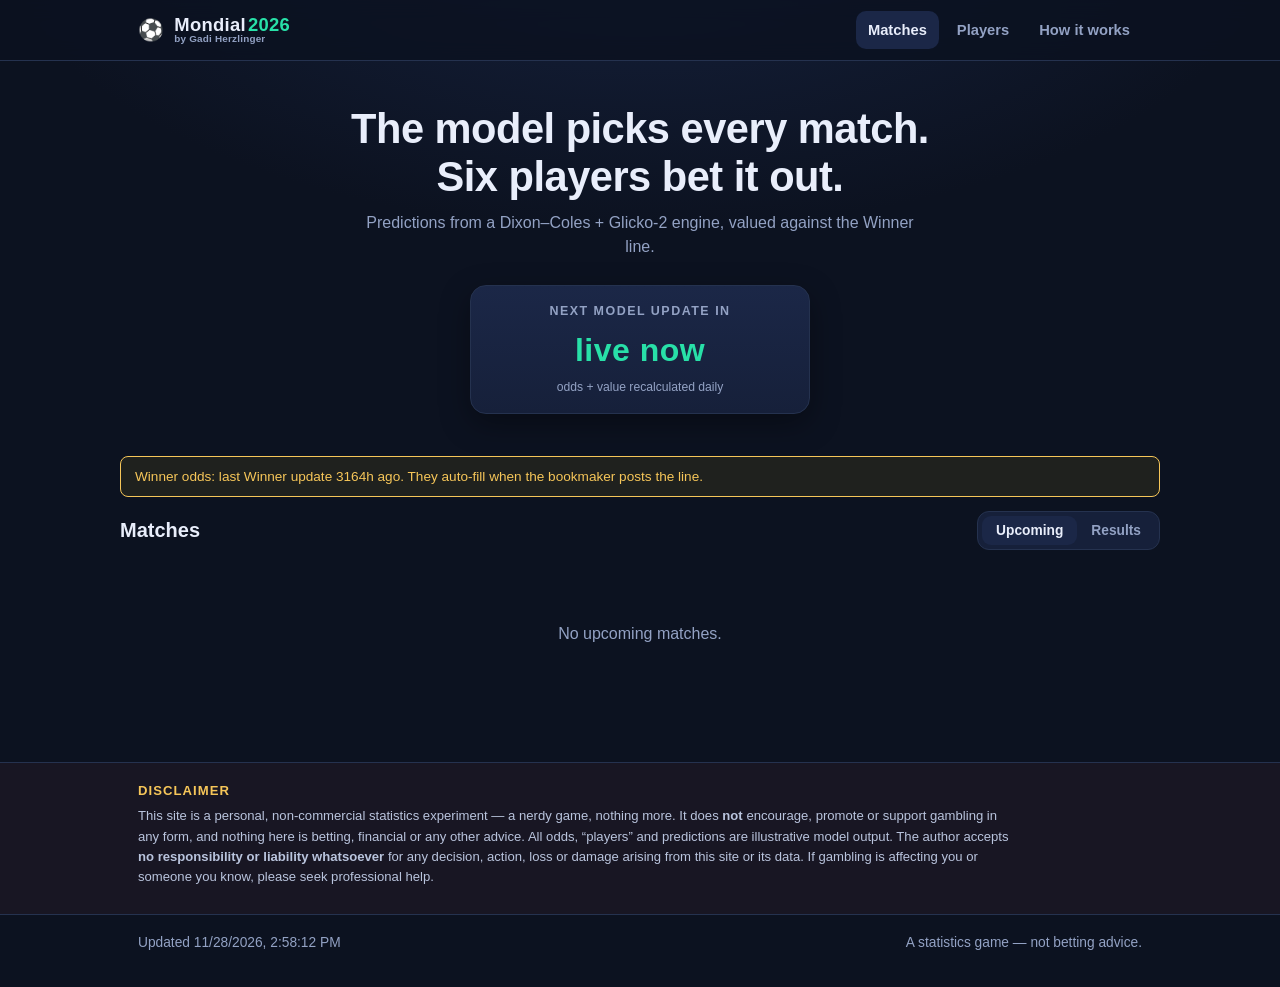
<file: web/index.html>
<!DOCTYPE html>
<html lang="en">
<head>
  <meta charset="utf-8" />
  <meta name="viewport" content="width=device-width, initial-scale=1" />
  <meta name="color-scheme" content="dark" />
  <title>Mondial 2026 — model predictions</title>
  <meta name="description" content="Model predictions and the six-player betting sim for the 2026 World Cup." />
  <link rel="stylesheet" href="css/style.css?v=8" />
</head>
<body>
  <header class="site-header">
    <div class="wrap header-inner">
      <a class="brand" href="index.html">
        <span class="brand-mark">⚽</span>
        <span class="brand-col"><span class="brand-text">Mondial<span class="accent">2026</span></span><span class="brand-by">by Gadi Herzlinger</span></span>
      </a>
      <nav class="nav">
        <a class="nav-link active" href="index.html">Matches</a>
        <a class="nav-link" href="dashboard.html">Players</a>
        <a class="nav-link" href="engine.html">How it works</a>
      </nav>
    </div>
  </header>

  <section class="hero">
    <div class="wrap">
      <h1 class="hero-title">The model picks every match.<br />Six players bet it out.</h1>
      <p class="hero-sub">Predictions from a Dixon–Coles + Glicko-2 engine, valued against the Winner line.</p>
      <div class="countdowns" id="countdowns">
        <div class="cd-card" id="cd-kickoff">
          <div class="cd-label">Kickoff in</div>
          <div class="cd-clock" data-clock="kickoff">—</div>
          <div class="cd-foot">Mexico · June 11</div>
        </div>
        <div class="cd-card" id="cd-scrape">
          <div class="cd-label">Next model update in</div>
          <div class="cd-clock" data-clock="scrape">—</div>
          <div class="cd-foot">odds + value recalculated daily</div>
        </div>
      </div>
    </div>
  </section>

  <main class="wrap main">
    <div id="odds-banner" class="odds-banner" role="status" hidden></div>
    <div class="section-head">
      <h2 id="matches-title">Matches</h2>
      <div class="tabs" id="tabs" role="tablist">
        <button class="tab active" data-tab="upcoming" role="tab">Upcoming</button>
        <button class="tab" data-tab="results" role="tab">Results</button>
      </div>
    </div>

    <div id="matches" class="matches" aria-live="polite">
      <p class="empty">Loading matches…</p>
    </div>
  </main>

  <section class="disclaimer">
    <div class="wrap">
      <h4>Disclaimer</h4>
      <p>This site is a personal, non-commercial statistics experiment — a nerdy game, nothing more.
        It does <strong>not</strong> encourage, promote or support gambling in any form, and nothing here is
        betting, financial or any other advice. All odds, “players” and predictions are illustrative model
        output. The author accepts <strong>no responsibility or liability whatsoever</strong> for any decision,
        action, loss or damage arising from this site or its data. If gambling is affecting you or someone
        you know, please seek professional help.</p>
    </div>
  </section>

  <footer class="site-footer">
    <div class="wrap footer-inner">
      <span id="updated" class="muted">—</span>
      <span class="muted">A statistics game — not betting advice.</span>
    </div>
  </footer>

  <script src="js/app.js?v=5" defer></script>
  <!-- Cloudflare Web Analytics -->
  <script defer src="https://static.cloudflareinsights.com/beacon.min.js" data-cf-beacon='{"token": "dea00fdb841c4f21ae95f395df29f1ae"}'></script>
</body>
</html>
</file>
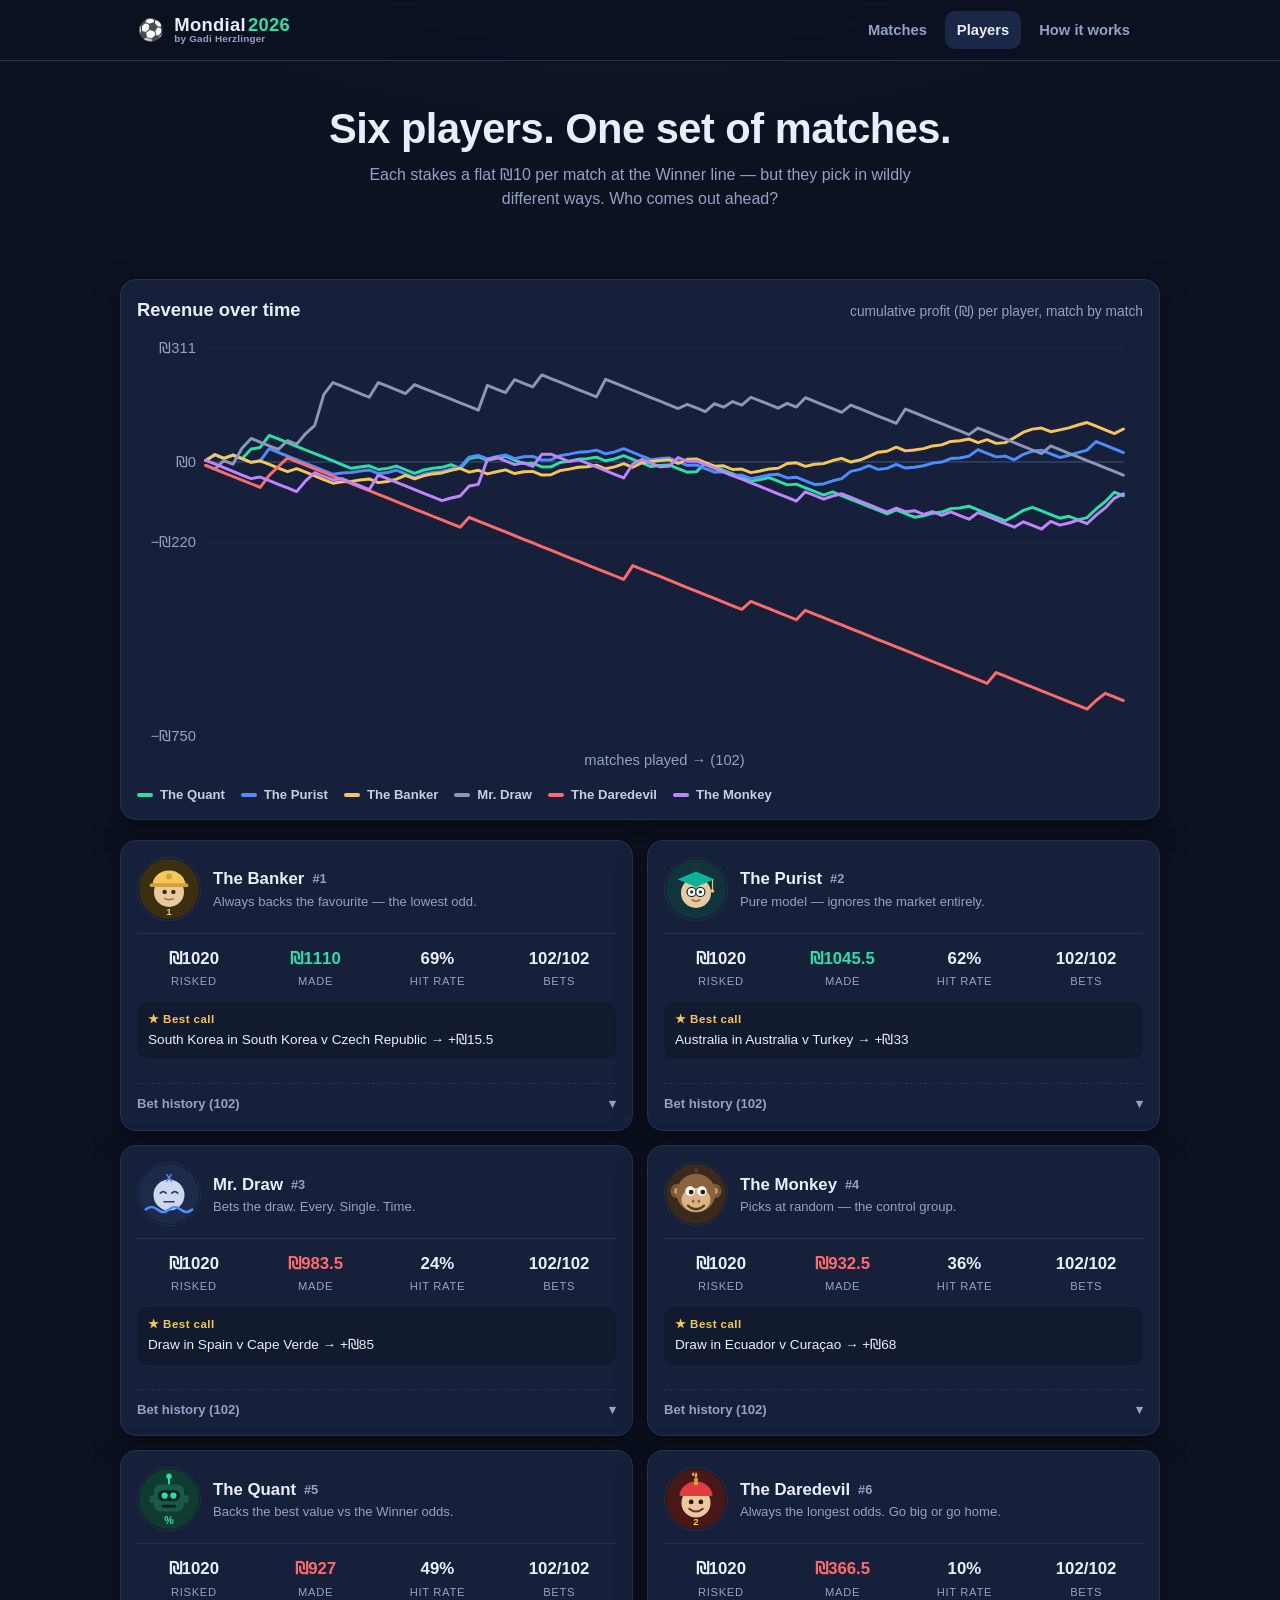
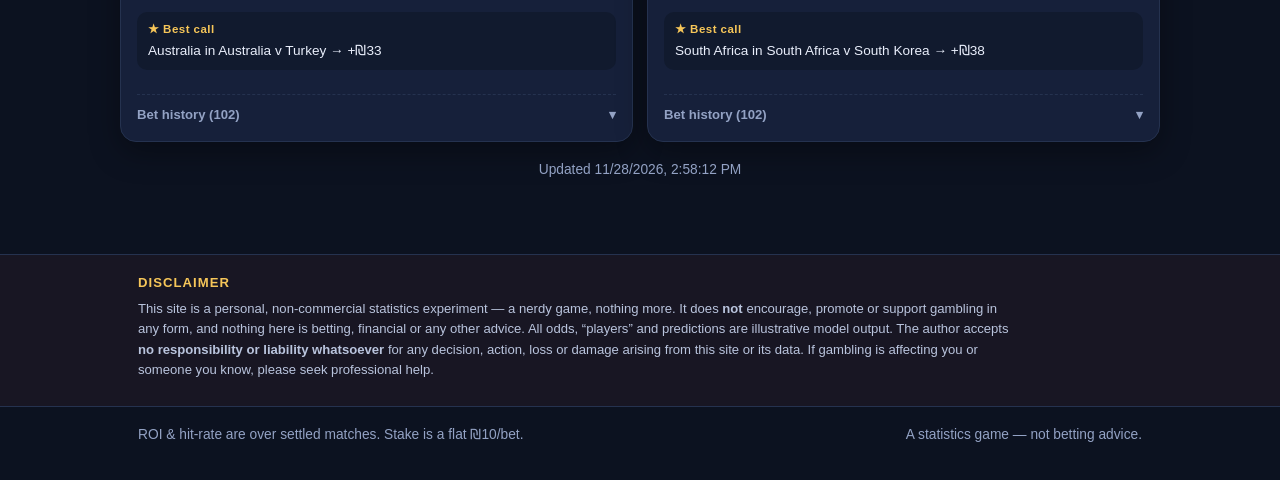
<file: web/dashboard.html>
<!DOCTYPE html>
<html lang="en">
<head>
  <meta charset="utf-8" />
  <meta name="viewport" content="width=device-width, initial-scale=1" />
  <meta name="color-scheme" content="dark" />
  <title>Mondial 2026 — the six players</title>
  <meta name="description" content="Six betting strategies, one set of matches. Live leaderboard." />
  <link rel="stylesheet" href="css/style.css?v=9" />
</head>
<body>
  <header class="site-header">
    <div class="wrap header-inner">
      <a class="brand" href="index.html"><span class="brand-mark">⚽</span>
        <span class="brand-col"><span class="brand-text">Mondial<span class="accent">2026</span></span><span class="brand-by">by Gadi Herzlinger</span></span></a>
      <nav class="nav">
        <a class="nav-link" href="index.html">Matches</a>
        <a class="nav-link active" href="dashboard.html">Players</a>
        <a class="nav-link" href="engine.html">How it works</a>
      </nav>
    </div>
  </header>

  <section class="hero">
    <div class="wrap">
      <h1 class="hero-title">Six players. One set of matches.</h1>
      <p class="hero-sub">Each stakes a flat ₪10 per match at the Winner line — but they
        pick in wildly different ways. Who comes out ahead?</p>
    </div>
  </section>

  <main class="wrap main">
    <section class="chart-card">
      <div class="chart-head">
        <h2>Revenue over time</h2>
        <span class="muted">cumulative profit (₪) per player, match by match</span>
      </div>
      <div id="chart"><p class="chart-empty">Loading…</p></div>
      <div id="chart-legend" class="chart-legend"></div>
    </section>

    <div id="board" class="player-grid" aria-live="polite">
      <p class="empty">Loading players…</p>
    </div>
    <p id="updated" class="muted updated-line">—</p>
  </main>

  <section class="disclaimer">
    <div class="wrap">
      <h4>Disclaimer</h4>
      <p>This site is a personal, non-commercial statistics experiment — a nerdy game, nothing more.
        It does <strong>not</strong> encourage, promote or support gambling in any form, and nothing here is
        betting, financial or any other advice. All odds, “players” and predictions are illustrative model
        output. The author accepts <strong>no responsibility or liability whatsoever</strong> for any decision,
        action, loss or damage arising from this site or its data. If gambling is affecting you or someone
        you know, please seek professional help.</p>
    </div>
  </section>

  <footer class="site-footer">
    <div class="wrap footer-inner">
      <span class="muted">ROI &amp; hit-rate are over settled matches. Stake is a flat ₪10/bet.</span>
      <span class="muted">A statistics game — not betting advice.</span>
    </div>
  </footer>

  <script src="js/dashboard.js?v=4" defer></script>
  <!-- Cloudflare Web Analytics -->
  <script defer src="https://static.cloudflareinsights.com/beacon.min.js" data-cf-beacon='{"token": "dea00fdb841c4f21ae95f395df29f1ae"}'></script>
</body>
</html>
</file>
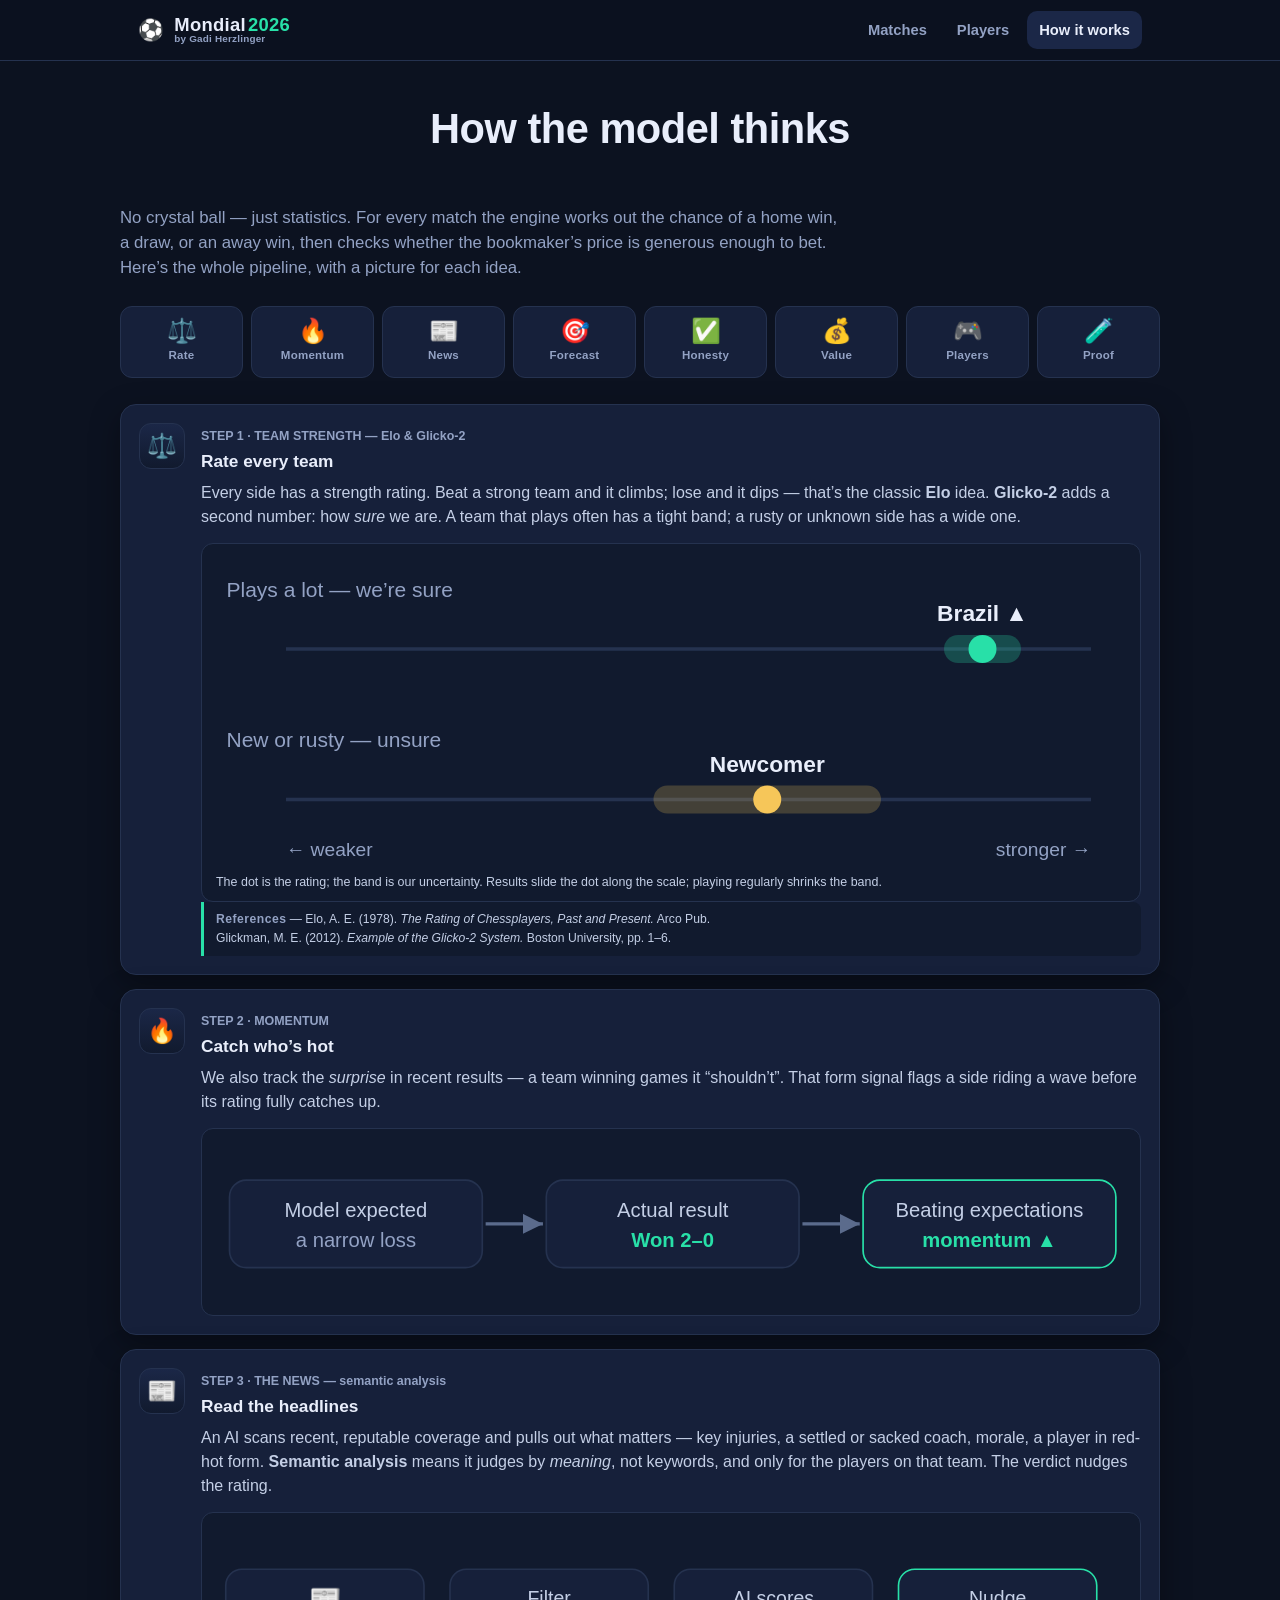
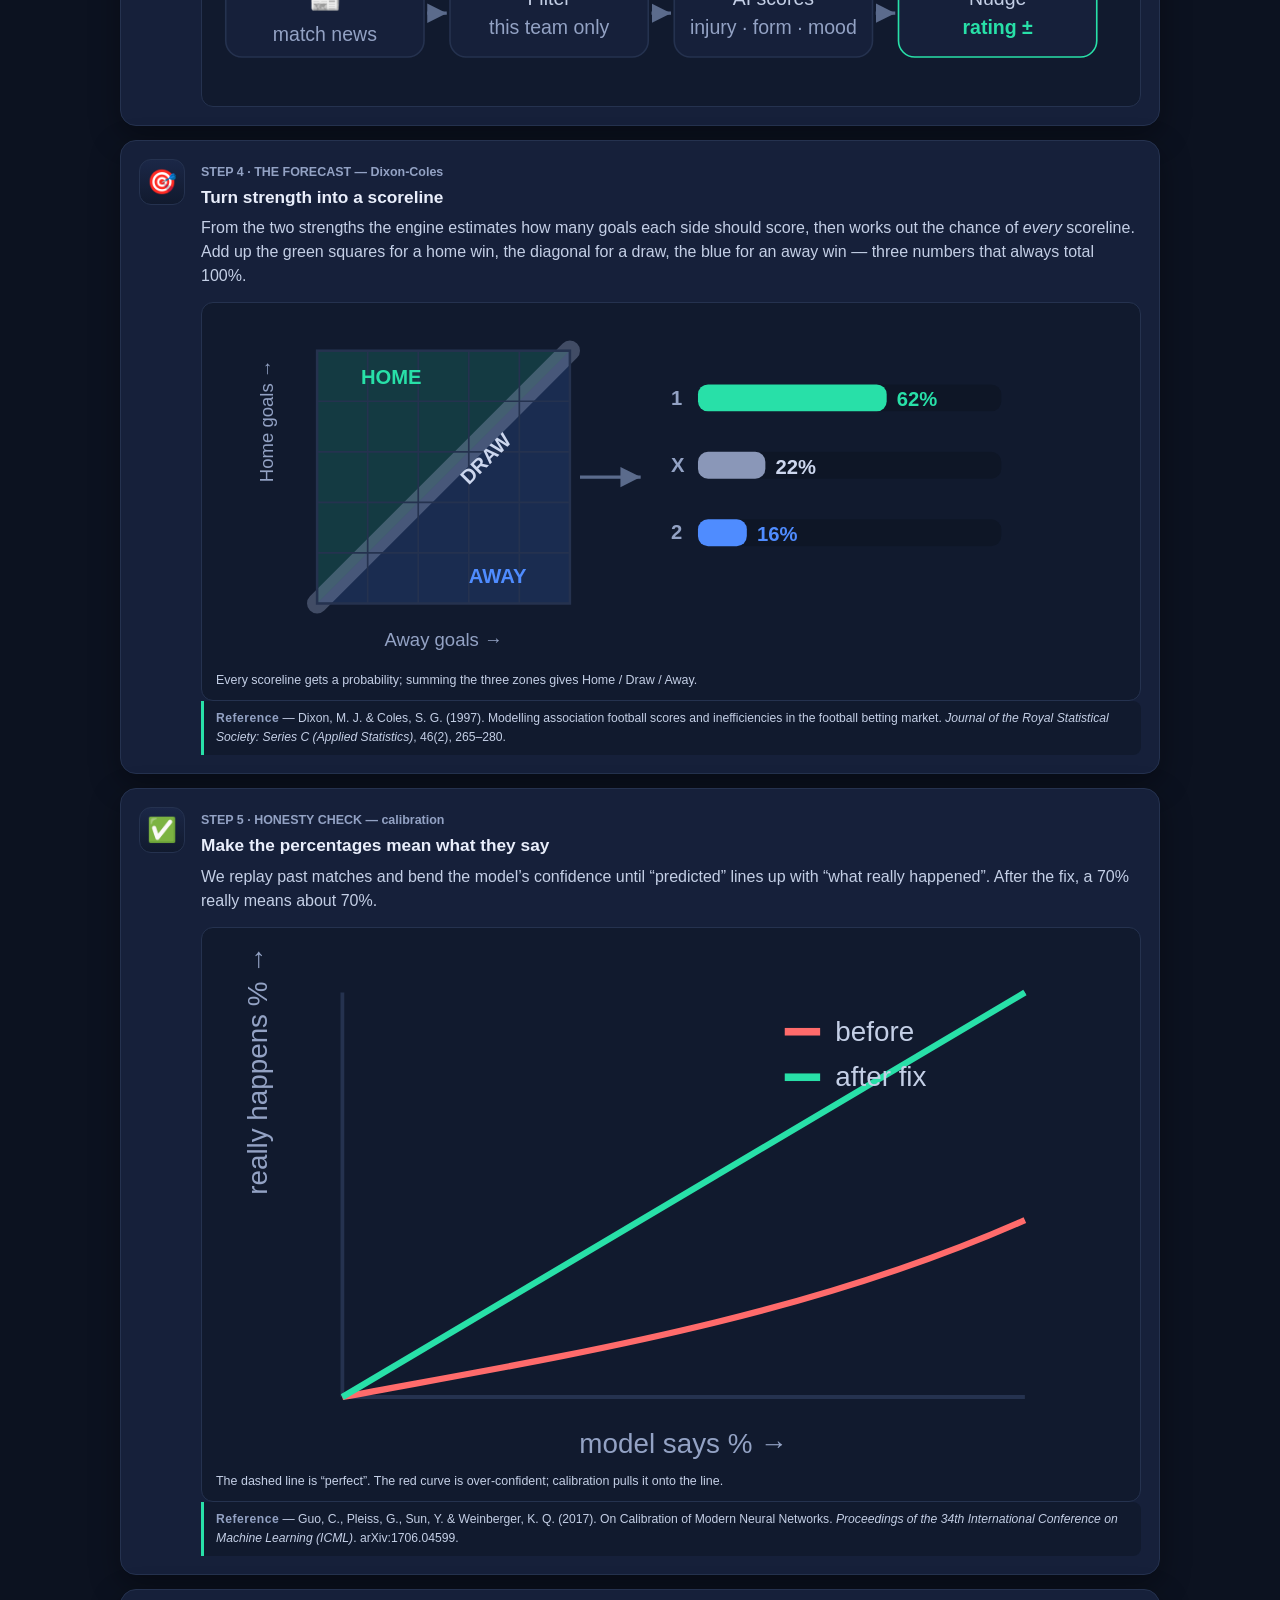
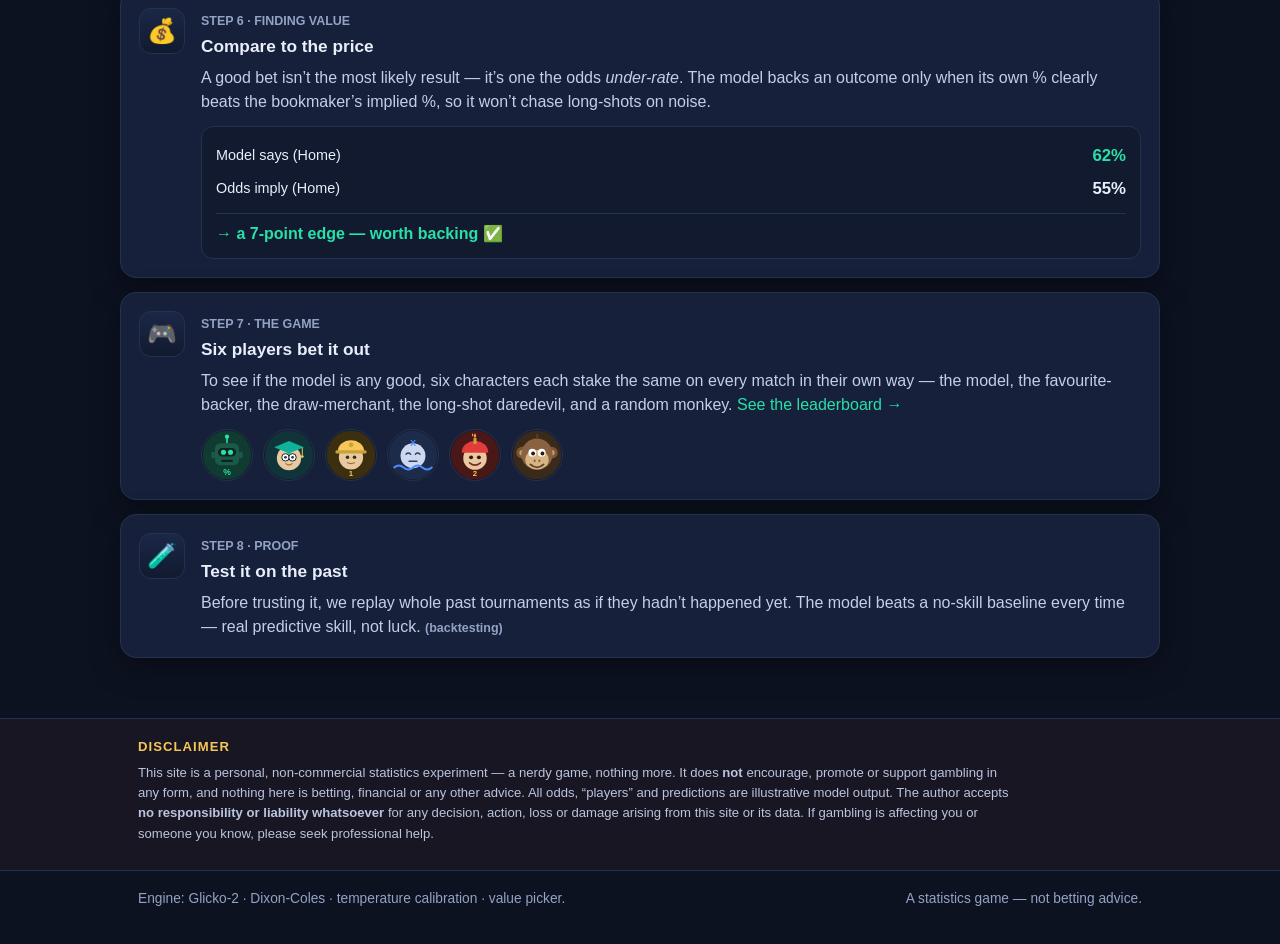
<file: web/engine.html>
<!DOCTYPE html>
<html lang="en">
<head>
  <meta charset="utf-8" />
  <meta name="viewport" content="width=device-width, initial-scale=1" />
  <meta name="color-scheme" content="dark" />
  <title>Mondial 2026 — how the model works</title>
  <meta name="description" content="A plain-language, visual tour of the prediction engine, end to end." />
  <link rel="stylesheet" href="css/style.css?v=7" />
</head>
<body>
  <header class="site-header">
    <div class="wrap header-inner">
      <a class="brand" href="index.html"><span class="brand-mark">⚽</span>
        <span class="brand-col"><span class="brand-text">Mondial<span class="accent">2026</span></span><span class="brand-by">by Gadi Herzlinger</span></span></a>
      <nav class="nav">
        <a class="nav-link" href="index.html">Matches</a>
        <a class="nav-link" href="dashboard.html">Players</a>
        <a class="nav-link active" href="engine.html">How it works</a>
      </nav>
    </div>
  </header>

  <section class="hero"><div class="wrap"><h1 class="hero-title">How the model thinks</h1></div></section>

  <main class="wrap main">
    <p class="lead">No crystal ball — just statistics. For every match the engine works out the chance
      of a home win, a draw, or an away win, then checks whether the bookmaker’s price is generous
      enough to bet. Here’s the whole pipeline, with a picture for each idea.</p>

    <div class="pipeline" aria-hidden="true">
      <div class="pipe-chip"><span class="ico">⚖️</span><span class="lbl">Rate</span></div>
      <div class="pipe-chip"><span class="ico">🔥</span><span class="lbl">Momentum</span></div>
      <div class="pipe-chip"><span class="ico">📰</span><span class="lbl">News</span></div>
      <div class="pipe-chip"><span class="ico">🎯</span><span class="lbl">Forecast</span></div>
      <div class="pipe-chip"><span class="ico">✅</span><span class="lbl">Honesty</span></div>
      <div class="pipe-chip"><span class="ico">💰</span><span class="lbl">Value</span></div>
      <div class="pipe-chip"><span class="ico">🎮</span><span class="lbl">Players</span></div>
      <div class="pipe-chip"><span class="ico">🧪</span><span class="lbl">Proof</span></div>
    </div>

    <div class="steps">
      <!-- 1. RATING: Elo + Glicko-2 confidence band -->
      <div class="step"><div class="step-num ico">⚖️</div><div>
        <span class="tag">STEP 1 · TEAM STRENGTH — Elo &amp; Glicko-2</span>
        <h3>Rate every team</h3>
        <p>Every side has a strength rating. Beat a strong team and it climbs; lose and it dips — that’s the
          classic <strong>Elo</strong> idea. <strong>Glicko-2</strong> adds a second number: how <em>sure</em>
          we are. A team that plays often has a tight band; a rusty or unknown side has a wide one.</p>
        <div class="diagram">
          <svg viewBox="0 0 520 180" role="img" aria-label="Rating dot with a confidence band on a weak–strong scale">
            <text x="6" y="22" fill="#93a2c4" font-size="12">Plays a lot — we’re sure</text>
            <line x1="40" y1="52" x2="500" y2="52" stroke="#25324f" stroke-width="2"/>
            <rect x="416" y="44" width="44" height="16" rx="8" fill="#28e0a8" opacity=".25"/>
            <circle cx="438" cy="52" r="8" fill="#28e0a8"/>
            <text x="438" y="36" fill="#e9eefb" font-size="13" font-weight="700" text-anchor="middle">Brazil ▲</text>
            <text x="6" y="108" fill="#93a2c4" font-size="12">New or rusty — unsure</text>
            <line x1="40" y1="138" x2="500" y2="138" stroke="#25324f" stroke-width="2"/>
            <rect x="250" y="130" width="130" height="16" rx="8" fill="#f6c659" opacity=".22"/>
            <circle cx="315" cy="138" r="8" fill="#f6c659"/>
            <text x="315" y="122" fill="#e9eefb" font-size="13" font-weight="700" text-anchor="middle">Newcomer</text>
            <text x="40" y="170" fill="#93a2c4" font-size="11">← weaker</text>
            <text x="500" y="170" fill="#93a2c4" font-size="11" text-anchor="end">stronger →</text>
          </svg>
          <p class="fig-cap">The dot is the rating; the band is our uncertainty. Results slide the dot along
            the scale; playing regularly shrinks the band.</p>
        </div>
        <p class="cite"><b>References</b> — Elo, A. E. (1978). <em>The Rating of Chessplayers, Past and Present.</em>
          Arco Pub.<br>Glickman, M. E. (2012). <em>Example of the Glicko-2 System.</em> Boston University, pp. 1–6.</p>
      </div></div>

      <!-- 2. MOMENTUM flow -->
      <div class="step"><div class="step-num ico">🔥</div><div>
        <span class="tag">STEP 2 · MOMENTUM</span>
        <h3>Catch who’s hot</h3>
        <p>We also track the <em>surprise</em> in recent results — a team winning games it “shouldn’t”. That
          form signal flags a side riding a wave before its rating fully catches up.</p>
        <div class="diagram">
          <svg viewBox="0 0 540 96" role="img" aria-label="Expected loss, actual win, momentum rises">
            <defs><marker id="m2" markerWidth="9" markerHeight="9" refX="6" refY="3" orient="auto">
              <path d="M0,0 L6,3 L0,6 Z" fill="#5b6b8c"/></marker></defs>
            <g font-size="12" fill="#c4cfe6" text-anchor="middle">
              <rect x="8" y="22" width="150" height="52" rx="10" fill="#16203a" stroke="#25324f"/>
              <text x="83" y="44">Model expected</text><text x="83" y="62" fill="#93a2c4">a narrow loss</text>
              <line x1="160" y1="48" x2="194" y2="48" stroke="#5b6b8c" stroke-width="2" marker-end="url(#m2)"/>
              <rect x="196" y="22" width="150" height="52" rx="10" fill="#16203a" stroke="#25324f"/>
              <text x="271" y="44">Actual result</text><text x="271" y="62" fill="#28e0a8" font-weight="700">Won 2–0</text>
              <line x1="348" y1="48" x2="382" y2="48" stroke="#5b6b8c" stroke-width="2" marker-end="url(#m2)"/>
              <rect x="384" y="22" width="150" height="52" rx="10" fill="#16203a" stroke="#28e0a8"/>
              <text x="459" y="44">Beating expectations</text><text x="459" y="62" fill="#28e0a8" font-weight="700">momentum ▲</text>
            </g>
          </svg>
        </div>
      </div></div>

      <!-- 3. SEMANTIC ANALYSIS pipeline -->
      <div class="step"><div class="step-num ico">📰</div><div>
        <span class="tag">STEP 3 · THE NEWS — semantic analysis</span>
        <h3>Read the headlines</h3>
        <p>An AI scans recent, reputable coverage and pulls out what matters — key injuries, a settled or
          sacked coach, morale, a player in red-hot form. <strong>Semantic analysis</strong> means it judges
          by <em>meaning</em>, not keywords, and only for the players on that team. The verdict nudges the rating.</p>
        <div class="diagram">
          <svg viewBox="0 0 560 104" role="img" aria-label="News to filter to AI scoring to rating nudge">
            <defs><marker id="m3" markerWidth="9" markerHeight="9" refX="6" refY="3" orient="auto">
              <path d="M0,0 L6,3 L0,6 Z" fill="#5b6b8c"/></marker></defs>
            <g font-size="12" fill="#c4cfe6" text-anchor="middle">
              <rect x="6" y="26" width="122" height="54" rx="10" fill="#16203a" stroke="#25324f"/>
              <text x="67" y="50" font-size="16">📰</text><text x="67" y="70" fill="#93a2c4">match news</text>
              <line x1="130" y1="53" x2="142" y2="53" stroke="#5b6b8c" stroke-width="2" marker-end="url(#m3)"/>
              <rect x="144" y="26" width="122" height="54" rx="10" fill="#16203a" stroke="#25324f"/>
              <text x="205" y="48">Filter</text><text x="205" y="66" fill="#93a2c4">this team only</text>
              <line x1="268" y1="53" x2="280" y2="53" stroke="#5b6b8c" stroke-width="2" marker-end="url(#m3)"/>
              <rect x="282" y="26" width="122" height="54" rx="10" fill="#16203a" stroke="#25324f"/>
              <text x="343" y="48">AI scores</text><text x="343" y="66" fill="#93a2c4">injury · form · mood</text>
              <line x1="406" y1="53" x2="418" y2="53" stroke="#5b6b8c" stroke-width="2" marker-end="url(#m3)"/>
              <rect x="420" y="26" width="122" height="54" rx="10" fill="#16203a" stroke="#28e0a8"/>
              <text x="481" y="48">Nudge</text><text x="481" y="66" fill="#28e0a8" font-weight="700">rating ±</text>
            </g>
          </svg>
        </div>
      </div></div>

      <!-- 4. FORECAST: scoreline grid -> H/D/A -->
      <div class="step"><div class="step-num ico">🎯</div><div>
        <span class="tag">STEP 4 · THE FORECAST — Dixon-Coles</span>
        <h3>Turn strength into a scoreline</h3>
        <p>From the two strengths the engine estimates how many goals each side should score, then works out
          the chance of <em>every</em> scoreline. Add up the green squares for a home win, the diagonal for a
          draw, the blue for an away win — three numbers that always total 100%.</p>
        <div class="diagram">
          <svg viewBox="0 0 540 210" role="img" aria-label="Scoreline grid split into home, draw and away zones, becoming three bars">
            <defs><marker id="m4" markerWidth="9" markerHeight="9" refX="6" refY="3" orient="auto">
              <path d="M0,0 L6,3 L0,6 Z" fill="#5b6b8c"/></marker></defs>
            <!-- zones -->
            <polygon points="60,170 60,20 210,20" fill="#28e0a8" opacity=".16"/>
            <polygon points="60,170 210,170 210,20" fill="#4f8cff" opacity=".16"/>
            <line x1="60" y1="170" x2="210" y2="20" stroke="#8a97b8" stroke-width="12" opacity=".4" stroke-linecap="round"/>
            <!-- grid -->
            <g stroke="#25324f" stroke-width="1">
              <line x1="90" y1="20" x2="90" y2="170"/><line x1="120" y1="20" x2="120" y2="170"/>
              <line x1="150" y1="20" x2="150" y2="170"/><line x1="180" y1="20" x2="180" y2="170"/>
              <line x1="60" y1="50" x2="210" y2="50"/><line x1="60" y1="80" x2="210" y2="80"/>
              <line x1="60" y1="110" x2="210" y2="110"/><line x1="60" y1="140" x2="210" y2="140"/>
              <rect x="60" y="20" width="150" height="150" fill="none" stroke="#25324f" stroke-width="1.5"/>
            </g>
            <text x="86" y="40" fill="#28e0a8" font-size="12" font-weight="700">HOME</text>
            <text x="150" y="100" fill="#cdd7ee" font-size="12" font-weight="700" transform="rotate(-45 150 100)">DRAW</text>
            <text x="150" y="158" fill="#4f8cff" font-size="12" font-weight="700">AWAY</text>
            <text x="34" y="98" fill="#93a2c4" font-size="11" transform="rotate(-90 34 98)">Home goals →</text>
            <text x="135" y="195" fill="#93a2c4" font-size="11" text-anchor="middle">Away goals →</text>
            <line x1="216" y1="95" x2="252" y2="95" stroke="#5b6b8c" stroke-width="2" marker-end="url(#m4)"/>
            <!-- bars -->
            <g font-size="12" font-weight="700">
              <text x="270" y="52" fill="#93a2c4">1</text>
              <rect x="286" y="40" width="180" height="16" rx="6" fill="#0e1626"/>
              <rect x="286" y="40" width="112" height="16" rx="6" fill="#28e0a8"/>
              <text x="404" y="53" fill="#28e0a8">62%</text>
              <text x="270" y="92" fill="#93a2c4">X</text>
              <rect x="286" y="80" width="180" height="16" rx="6" fill="#0e1626"/>
              <rect x="286" y="80" width="40" height="16" rx="6" fill="#8a97b8"/>
              <text x="332" y="93" fill="#cdd7ee">22%</text>
              <text x="270" y="132" fill="#93a2c4">2</text>
              <rect x="286" y="120" width="180" height="16" rx="6" fill="#0e1626"/>
              <rect x="286" y="120" width="29" height="16" rx="6" fill="#4f8cff"/>
              <text x="321" y="133" fill="#4f8cff">16%</text>
            </g>
          </svg>
          <p class="fig-cap">Every scoreline gets a probability; summing the three zones gives Home / Draw / Away.</p>
        </div>
        <p class="cite"><b>Reference</b> — Dixon, M. J. &amp; Coles, S. G. (1997). Modelling association football
          scores and inefficiencies in the football betting market. <em>Journal of the Royal Statistical Society:
          Series C (Applied Statistics)</em>, 46(2), 265–280.</p>
      </div></div>

      <!-- 5. CALIBRATION reliability plot -->
      <div class="step"><div class="step-num ico">✅</div><div>
        <span class="tag">STEP 5 · HONESTY CHECK — calibration</span>
        <h3>Make the percentages mean what they say</h3>
        <p>We replay past matches and bend the model’s confidence until “predicted” lines up with “what really
          happened”. After the fix, a 70% really means about 70%.</p>
        <div class="diagram">
          <svg viewBox="0 0 360 210" role="img" aria-label="Reliability plot: a raw curve corrected onto the perfect diagonal">
            <line x1="50" y1="180" x2="320" y2="180" stroke="#25324f" stroke-width="1.5"/>
            <line x1="50" y1="180" x2="50" y2="20" stroke="#25324f" stroke-width="1.5"/>
            <line x1="50" y1="180" x2="320" y2="20" stroke="#8a97b8" stroke-width="1.5" stroke-dasharray="5 5"/>
            <path d="M50,180 C130,165 230,150 320,110" fill="none" stroke="#ff6b6b" stroke-width="2.5"/>
            <path d="M50,180 L320,20" fill="none" stroke="#28e0a8" stroke-width="2.5"/>
            <text x="185" y="202" fill="#93a2c4" font-size="11" text-anchor="middle">model says % →</text>
            <text x="20" y="100" fill="#93a2c4" font-size="11" transform="rotate(-90 20 100)">really happens % →</text>
            <g font-size="11">
              <rect x="225" y="34" width="14" height="3" fill="#ff6b6b"/><text x="245" y="39" fill="#c4cfe6">before</text>
              <rect x="225" y="52" width="14" height="3" fill="#28e0a8"/><text x="245" y="57" fill="#c4cfe6">after fix</text>
            </g>
          </svg>
          <p class="fig-cap">The dashed line is “perfect”. The red curve is over-confident; calibration pulls it
            onto the line.</p>
        </div>
        <p class="cite"><b>Reference</b> — Guo, C., Pleiss, G., Sun, Y. &amp; Weinberger, K. Q. (2017). On
          Calibration of Modern Neural Networks. <em>Proceedings of the 34th International Conference on Machine
          Learning (ICML)</em>. arXiv:1706.04599.</p>
      </div></div>

      <!-- 6. VALUE compare -->
      <div class="step"><div class="step-num ico">💰</div><div>
        <span class="tag">STEP 6 · FINDING VALUE</span>
        <h3>Compare to the price</h3>
        <p>A good bet isn’t the most likely result — it’s one the odds <em>under-rate</em>. The model backs an
          outcome only when its own % clearly beats the bookmaker’s implied %, so it won’t chase long-shots on noise.</p>
        <div class="demo compare">
          <div class="crow"><span>Model says (Home)</span><b class="accent">62%</b></div>
          <div class="crow"><span>Odds imply (Home)</span><b>55%</b></div>
          <div class="cverdict">→ a 7-point edge — worth backing ✅</div>
        </div>
      </div></div>

      <!-- 7. PLAYERS -->
      <div class="step"><div class="step-num ico">🎮</div><div>
        <span class="tag">STEP 7 · THE GAME</span>
        <h3>Six players bet it out</h3>
        <p>To see if the model is any good, six characters each stake the same on every match in their own way —
          the model, the favourite-backer, the draw-merchant, the long-shot daredevil, and a random monkey.
          <a class="accent" href="dashboard.html">See the leaderboard →</a></p>
        <div class="avatars">
          <img src="assets/players/quant.svg" width="52" height="52" alt="The Quant" loading="lazy" />
          <img src="assets/players/purist.svg" width="52" height="52" alt="The Purist" loading="lazy" />
          <img src="assets/players/banker.svg" width="52" height="52" alt="The Banker" loading="lazy" />
          <img src="assets/players/draw.svg" width="52" height="52" alt="Mr. Draw" loading="lazy" />
          <img src="assets/players/risk.svg" width="52" height="52" alt="The Daredevil" loading="lazy" />
          <img src="assets/players/monkey.svg" width="52" height="52" alt="The Monkey" loading="lazy" />
        </div>
      </div></div>

      <!-- 8. PROOF -->
      <div class="step"><div class="step-num ico">🧪</div><div>
        <span class="tag">STEP 8 · PROOF</span>
        <h3>Test it on the past</h3>
        <p>Before trusting it, we replay whole past tournaments as if they hadn’t happened yet. The model beats a
          no-skill baseline every time — real predictive skill, not luck. <span class="tag">(backtesting)</span></p>
      </div></div>
    </div>
  </main>

  <section class="disclaimer">
    <div class="wrap">
      <h4>Disclaimer</h4>
      <p>This site is a personal, non-commercial statistics experiment — a nerdy game, nothing more.
        It does <strong>not</strong> encourage, promote or support gambling in any form, and nothing here is
        betting, financial or any other advice. All odds, “players” and predictions are illustrative model
        output. The author accepts <strong>no responsibility or liability whatsoever</strong> for any decision,
        action, loss or damage arising from this site or its data. If gambling is affecting you or someone
        you know, please seek professional help.</p>
    </div>
  </section>

  <footer class="site-footer">
    <div class="wrap footer-inner">
      <span class="muted">Engine: Glicko-2 · Dixon-Coles · temperature calibration · value picker.</span>
      <span class="muted">A statistics game — not betting advice.</span>
    </div>
  </footer>
  <!-- Cloudflare Web Analytics -->
  <script defer src="https://static.cloudflareinsights.com/beacon.min.js" data-cf-beacon='{"token": "dea00fdb841c4f21ae95f395df29f1ae"}'></script>
</body>
</html>
</file>
<file: web/css/style.css>
/* Mondial 2026 — self-contained styles (no external fonts/CDNs: sleek + CSP-tight). */
:root {
  --bg: #0c1220;
  --bg-2: #111a2e;
  --card: #16203a;
  --card-2: #1b2747;
  --line: #25324f;
  --text: #e9eefb;
  --muted: #93a2c4;
  --accent: #28e0a8;      /* home / model pick */
  --accent-blue: #4f8cff; /* away */
  --draw: #8a97b8;        /* draw */
  --gold: #f6c659;
  --danger: #ff6b6b;
  --radius: 16px;
  --shadow: 0 10px 30px rgba(0,0,0,.35);
  --font: -apple-system, BlinkMacSystemFont, "Segoe UI", Roboto, Helvetica, Arial, sans-serif;
}

* { box-sizing: border-box; }
html { -webkit-text-size-adjust: 100%; }
body {
  margin: 0; background: radial-gradient(1200px 600px at 50% -10%, #16223f 0%, var(--bg) 55%) no-repeat, var(--bg);
  color: var(--text); font-family: var(--font); line-height: 1.5;
  min-height: 100vh; -webkit-font-smoothing: antialiased;
}
a { color: inherit; text-decoration: none; }
.wrap { width: 100%; max-width: 1040px; margin: 0 auto; padding: 0 18px; }
.muted { color: var(--muted); font-size: .86rem; }
.accent { color: var(--accent); }

/* Header */
.site-header { position: sticky; top: 0; z-index: 20;
  background: rgba(12,18,32,.82); backdrop-filter: blur(10px);
  border-bottom: 1px solid var(--line); }
.header-inner { display: flex; align-items: center; justify-content: space-between; height: 60px; }
.brand { display: flex; align-items: center; gap: 10px; font-weight: 800; font-size: 1.15rem; letter-spacing: .3px; }
.brand-mark { font-size: 1.3rem; }
.brand-text .accent { margin-left: 2px; }
.brand-col { display: flex; flex-direction: column; line-height: 1.04; }
.brand-by { font-size: .62rem; font-weight: 600; color: var(--muted); letter-spacing: .02em; }
.nav { display: flex; gap: 6px; }
.nav-link { padding: 8px 12px; border-radius: 10px; color: var(--muted); font-weight: 600; font-size: .92rem; }
.nav-link:hover { color: var(--text); background: var(--card); }
.nav-link.active { color: var(--text); background: var(--card-2); }

/* Hero */
.hero { padding: 44px 0 14px; text-align: center; }
.hero-title { font-size: clamp(1.6rem, 4.5vw, 2.6rem); line-height: 1.15; margin: 0 0 10px; font-weight: 800; letter-spacing: -.5px; }
.hero-sub { color: var(--muted); margin: 0 auto 26px; max-width: 560px; }

.countdowns { display: grid; grid-template-columns: 1fr 1fr; gap: 14px; max-width: 620px; margin: 0 auto; }
.countdowns.single { grid-template-columns: 1fr; max-width: 340px; }   /* after kickoff */
.cd-card { background: linear-gradient(180deg, var(--card-2), var(--card));
  border: 1px solid var(--line); border-radius: var(--radius); padding: 16px; box-shadow: var(--shadow); }
.cd-label { color: var(--muted); font-size: .78rem; text-transform: uppercase; letter-spacing: .12em; font-weight: 700; }
.cd-clock { font-size: clamp(1.4rem, 5vw, 2rem); font-weight: 800; font-variant-numeric: tabular-nums;
  margin: 6px 0 4px; color: var(--gold); letter-spacing: .5px; }
#cd-scrape .cd-clock { color: var(--accent); }
.cd-foot { color: var(--muted); font-size: .76rem; }

/* Section head + tabs */
.main { padding: 28px 0 60px; }
.section-head { display: flex; align-items: center; justify-content: space-between; margin-bottom: 16px; }
.section-head h2 { margin: 0; font-size: 1.25rem; }
.tabs { display: inline-flex; background: var(--card); border: 1px solid var(--line); border-radius: 12px; padding: 4px; }
.tab { border: 0; background: transparent; color: var(--muted); font-weight: 700; font-size: .86rem;
  padding: 7px 14px; border-radius: 9px; cursor: pointer; font-family: inherit; }
.tab.active { background: var(--card-2); color: var(--text); }

/* Date group */
.date-group { margin-bottom: 22px; }
.date-head { color: var(--muted); font-weight: 700; font-size: .82rem; text-transform: uppercase;
  letter-spacing: .1em; margin: 0 4px 10px; }

/* Match card */
.matches { display: grid; gap: 12px; }
.match { background: var(--card); border: 1px solid var(--line); border-radius: var(--radius);
  padding: 14px 16px; box-shadow: var(--shadow); }
.match-top { display: flex; align-items: center; justify-content: space-between; gap: 10px; }
.match-meta { display: flex; gap: 10px; align-items: center; color: var(--muted); font-size: .78rem; }
.stage-pill { background: var(--card-2); border: 1px solid var(--line); border-radius: 999px;
  padding: 2px 9px; font-weight: 700; font-size: .72rem; letter-spacing: .04em; }
.teams { display: grid; grid-template-columns: 1fr auto 1fr; align-items: center; gap: 8px; margin: 10px 0 6px; }
.team { display: flex; align-items: center; gap: 8px; font-weight: 700; font-size: 1.02rem; min-width: 0; }
.team.away { justify-content: flex-end; text-align: right; }
.team-name { overflow: hidden; text-overflow: ellipsis; white-space: nowrap; }
.vs { color: var(--muted); font-weight: 700; font-size: .8rem; }
.score { font-weight: 800; font-size: 1.1rem; font-variant-numeric: tabular-nums; }

/* Probability bar */
.prob { display: flex; height: 8px; border-radius: 6px; overflow: hidden; margin: 10px 0 8px; background: var(--bg-2); }
.prob span { display: block; height: 100%; }
.prob .ph { background: var(--accent); }
.prob .pd { background: var(--draw); }
.prob .pa { background: var(--accent-blue); }

/* Odds row */
.odds { display: grid; grid-template-columns: repeat(3, 1fr); gap: 8px; margin-top: 8px; }
.odd { background: var(--bg-2); border: 1px solid var(--line); border-radius: 10px; padding: 8px;
  text-align: center; }
.odd .k { display: block; color: var(--muted); font-size: .72rem; font-weight: 700; letter-spacing: .06em; }
.odd .v { font-weight: 800; font-variant-numeric: tabular-nums; }
.odd.pick { border-color: var(--accent); background: rgba(40,224,168,.12); }
.odd.pick .v { color: var(--accent); }
.no-odds { color: var(--muted); font-size: .8rem; text-align: center; padding: 8px; }

/* Winner-odds staleness canary (shown only when odds are stale/incomplete). */
.odds-banner { margin: 0 0 14px; padding: 10px 14px; border-radius: 8px;
  border: 1px solid var(--gold); background: rgba(255,196,0,.08);
  color: var(--gold); font-size: .85rem; line-height: 1.4; }
.odds-banner[hidden] { display: none; }

/* Labels for the two number sets on a match card */
.metric-head { display: flex; align-items: baseline; justify-content: space-between; gap: 8px; margin-top: 12px; }
.metric-k { color: var(--muted); font-size: .68rem; font-weight: 800; text-transform: uppercase; letter-spacing: .09em; }
.metric-vals { display: flex; gap: 12px; font-size: .84rem; font-weight: 800; font-variant-numeric: tabular-nums; }
.mv.ph { color: var(--accent); }
.mv.pd { color: var(--draw); }
.mv.pa { color: var(--accent-blue); }

/* Market grid: row labels on the left, 1/X/2 boxes each holding odd + model prob */
.market { display: grid; grid-template-columns: max-content 1fr 1fr 1fr; column-gap: 8px; margin-top: 12px; }
.m-key { text-align: center; color: var(--muted); font-size: .7rem; font-weight: 800;
  letter-spacing: .06em; padding-bottom: 4px; align-self: end; }
.m-rowlabel { display: flex; align-items: center; justify-content: flex-end; text-align: right;
  color: var(--muted); font-size: .66rem; font-weight: 800; text-transform: uppercase;
  letter-spacing: .03em; padding-right: 7px; }
.m-odd, .m-prob { text-align: center; background: var(--bg-2); font-variant-numeric: tabular-nums;
  border-left: 1px solid var(--line); border-right: 1px solid var(--line); }
.m-odd { border-top: 1px solid var(--line); border-radius: 10px 10px 0 0; padding: 8px 4px 4px; font-weight: 800; }
.m-prob { border-bottom: 1px solid var(--line); border-radius: 0 0 10px 10px; padding: 4px 4px 8px;
  font-weight: 700; font-size: .85rem; color: var(--muted); }
.m-odd.pick, .m-prob.pick { border-color: rgba(40,224,168,.55); background: rgba(40,224,168,.12); }
.m-odd.pick, .m-prob.pick { color: var(--accent); }
.no-odds.excluded { color: var(--gold); font-weight: 600; }

.pick-line { display: flex; align-items: center; gap: 8px; margin-top: 10px; font-size: .9rem; }
.pick-badge { background: rgba(40,224,168,.14); color: var(--accent); border: 1px solid rgba(40,224,168,.4);
  padding: 3px 10px; border-radius: 999px; font-weight: 800; font-size: .8rem; }
.pick-correct { color: var(--accent); font-weight: 800; }
.pick-wrong { color: var(--danger); font-weight: 800; }

.empty { color: var(--muted); text-align: center; padding: 40px 0; }

/* Footer */
.site-footer { border-top: 1px solid var(--line); padding: 18px 0 34px; }
.footer-inner { display: flex; flex-wrap: wrap; gap: 8px 18px; justify-content: space-between; }

/* Flags (match cards) */
.flag { width: 26px; height: 18px; border-radius: 3px; object-fit: cover; flex: 0 0 auto;
  box-shadow: 0 0 0 1px rgba(255,255,255,.1); }

/* Revenue chart (players page) */
.chart-card { background: var(--card); border: 1px solid var(--line); border-radius: var(--radius);
  padding: 16px 16px 14px; box-shadow: var(--shadow); margin-bottom: 20px; }
.chart-head { display: flex; justify-content: space-between; align-items: baseline; gap: 10px; margin-bottom: 8px; }
.chart-head h2 { margin: 0; font-size: 1.15rem; }
.chart-card svg { width: 100%; height: auto; display: block; }
.chart-legend { display: flex; flex-wrap: wrap; gap: 8px 16px; margin-top: 12px; }
.leg { display: flex; align-items: center; gap: 7px; font-size: .82rem; font-weight: 700; color: #c4cfe6; }
.leg .sw { width: 16px; height: 4px; border-radius: 2px; flex: 0 0 auto; }
.chart-empty { color: var(--muted); text-align: center; padding: 54px 16px; }
.updated-line { text-align: center; margin-top: 18px; }

/* Players dashboard */
.player-grid { display: grid; grid-template-columns: repeat(2, 1fr); gap: 14px; }
.player-card { background: var(--card); border: 1px solid var(--line); border-radius: var(--radius);
  padding: 16px; box-shadow: var(--shadow); display: flex; flex-direction: column; gap: 12px; }
.pc-head { display: flex; gap: 12px; align-items: center; }
.pc-avatar { width: 64px; height: 64px; border-radius: 50%; background: var(--bg-2);
  border: 1px solid var(--line); flex: 0 0 auto; }
.pc-id { min-width: 0; }
.pc-name { display: flex; align-items: center; gap: 8px; font-weight: 800; font-size: 1.05rem; }
.pc-rank { color: var(--muted); font-size: .8rem; font-weight: 700; }
.pc-desc { color: var(--muted); font-size: .82rem; }
.pc-stats { display: grid; grid-template-columns: repeat(4, 1fr); gap: 8px;
  border-top: 1px solid var(--line); padding-top: 12px; }
.stat { text-align: center; }
.stat-v { font-weight: 800; font-size: 1.05rem; font-variant-numeric: tabular-nums; }
.stat-v.pos { color: var(--accent); }
.stat-v.neg { color: var(--danger); }
.stat-k { color: var(--muted); font-size: .7rem; text-transform: uppercase; letter-spacing: .06em; margin-top: 2px; }
.pc-best { display: flex; flex-direction: column; gap: 2px; background: var(--bg-2);
  border-radius: 10px; padding: 9px 11px; font-size: .85rem; }
.pc-best-k { color: var(--gold); font-size: .72rem; font-weight: 800; letter-spacing: .04em; }

/* Engine explainer */
.lead { font-size: 1.05rem; color: var(--muted); max-width: 720px; margin: 0 0 26px; }
.steps { display: grid; gap: 14px; }
.step { display: grid; grid-template-columns: 46px 1fr; gap: 16px; align-items: start;
  background: var(--card); border: 1px solid var(--line); border-radius: var(--radius);
  padding: 18px; box-shadow: var(--shadow); }
.step-num { width: 46px; height: 46px; border-radius: 12px; display: grid; place-items: center;
  font-weight: 800; font-size: 1.2rem; background: linear-gradient(180deg, var(--card-2), var(--bg-2));
  border: 1px solid var(--line); color: var(--accent); }
.step h3 { margin: 2px 0 6px; font-size: 1.08rem; }
.step p { margin: 0; color: #c4cfe6; }
.step .tag { color: var(--muted); font-size: .78rem; font-weight: 700; }
.callout { background: linear-gradient(180deg, var(--card-2), var(--card)); border: 1px solid var(--line);
  border-radius: var(--radius); padding: 18px; margin-top: 22px; color: #c4cfe6; }
.callout strong { color: var(--text); }

/* Engine — pipeline overview strip */
.pipeline { display: flex; flex-wrap: wrap; align-items: stretch; gap: 8px; margin: 4px 0 26px; }
.pipe-chip { display: flex; flex-direction: column; align-items: center; justify-content: center;
  gap: 4px; flex: 1 1 90px; min-width: 84px; background: var(--card); border: 1px solid var(--line);
  border-radius: 12px; padding: 12px 8px; text-align: center; }
.pipe-chip .ico { font-size: 1.5rem; line-height: 1; }
.pipe-chip .lbl { font-size: .72rem; font-weight: 700; color: var(--muted); letter-spacing: .02em; }

/* Engine — step icon badge + in-card demos */
.step-num.ico { font-size: 1.5rem; color: inherit; }
.demo { margin-top: 12px; background: var(--bg-2); border: 1px solid var(--line);
  border-radius: 12px; padding: 12px 14px; }
.srow { display: grid; grid-template-columns: 86px 1fr; align-items: center; gap: 10px; margin: 6px 0; }
.sname { font-weight: 700; font-size: .85rem; }
.sbar { height: 12px; background: #0e1626; border-radius: 7px; overflow: hidden; }
.sbar i { display: block; height: 100%; background: linear-gradient(90deg, var(--accent), #1aa37a); }
.prob-legend { display: flex; flex-wrap: wrap; gap: 6px 14px; margin-top: 8px; font-size: .8rem; font-weight: 700; }
.prob-legend .lg::before { content: "■ "; }
.prob-legend .ph { color: var(--accent); }
.prob-legend .pd { color: var(--draw); }
.prob-legend .pa { color: var(--accent-blue); }
.compare .crow { display: flex; justify-content: space-between; align-items: center; padding: 4px 0; font-size: .9rem; }
.compare .crow b { font-variant-numeric: tabular-nums; font-size: 1.05rem; }
.cverdict { margin-top: 8px; padding-top: 8px; border-top: 1px solid var(--line);
  font-weight: 800; color: var(--accent); }
.avatars { display: flex; flex-wrap: wrap; gap: 10px; margin-top: 12px; }
.avatars img { width: 52px; height: 52px; border-radius: 50%; background: var(--bg-2);
  border: 1px solid var(--line); }

/* Engine — inline SVG diagrams */
.diagram { margin-top: 14px; background: var(--bg-2); border: 1px solid var(--line);
  border-radius: 12px; padding: 14px 14px 10px; }
.diagram svg { width: 100%; height: auto; display: block; }
.diagram svg text { font-family: var(--font); }
.fig-cap { color: var(--muted); font-size: .78rem; margin: 8px 2px 0; line-height: 1.5; }
.cite { margin-top: 12px; padding: 8px 12px; border-left: 3px solid var(--accent);
  background: var(--bg-2); border-radius: 0 8px 8px 0; color: #aeb9d4; font-size: .76rem;
  line-height: 1.55; }
.cite b { color: var(--muted); font-weight: 800; letter-spacing: .04em; }

/* Legal disclaimer (all pages) */
.disclaimer { border-top: 1px solid var(--line); background: rgba(255,107,107,.05); }
.disclaimer .wrap { padding-top: 18px; padding-bottom: 26px; }
.disclaimer h4 { margin: 0 0 6px; font-size: .82rem; letter-spacing: .08em; text-transform: uppercase;
  color: var(--gold); }
.disclaimer p { margin: 0; color: #b9c4dd; font-size: .82rem; line-height: 1.55; max-width: 880px; }

/* Mobile */
@media (max-width: 560px) {
  /* Header: brand on row 1, nav spread across its own full-width row -> never crowds */
  .header-inner { flex-wrap: wrap; height: auto; min-height: 54px; padding: 7px 0; row-gap: 4px; }
  .brand { font-size: 1.05rem; }
  .nav { width: 100%; justify-content: space-between; gap: 2px; }
  /* keep each link on a single line (esp. "How it works") so the row doesn't spill */
  .nav-link { padding: 6px 7px; font-size: .76rem; white-space: nowrap; }
  .wrap { padding: 0 20px; }   /* a touch more breathing room from the screen edges */
  .hero { padding: 30px 0 10px; }
  .countdowns { grid-template-columns: 1fr; }
  .team { font-size: .92rem; }
  .player-grid { grid-template-columns: 1fr; }
  .pc-stats { grid-template-columns: repeat(2, 1fr); gap: 10px; }
  .pipe-chip { flex-basis: 70px; min-width: 70px; }
  .step { grid-template-columns: 40px 1fr; gap: 12px; padding: 14px; }
  .m-rowlabel { font-size: .6rem; padding-right: 5px; }   /* give the 1/X/2 boxes more room */
}

/* ---- prediction breakdown ("why this prediction") ---------------------- */
.match.has-why { cursor: pointer; }
.bd-toggle { display: flex; align-items: center; justify-content: space-between;
  margin-top: 12px; padding-top: 10px; border-top: 1px dashed var(--line);
  color: var(--muted); font-size: .82rem; font-weight: 700; }
.bd-caret { transition: transform .2s ease; }
.match.open .bd-caret { transform: rotate(180deg); color: var(--accent); }
.breakdown { display: none; margin-top: 4px; }
.match.open .breakdown { display: block; }
.bd-section { margin-top: 16px; }
.bd-h { font-size: .72rem; text-transform: uppercase; letter-spacing: .05em;
  color: var(--muted); font-weight: 800; margin-bottom: 8px; }
.bd-note { color: var(--muted); font-size: .72rem; margin: 4px 0 8px; }

.bd-goals { display: flex; align-items: center; justify-content: center; gap: 22px; }
.bd-goal { text-align: center; }
.bd-goal-lam { font-size: 1.7rem; font-weight: 800; font-variant-numeric: tabular-nums; color: var(--accent); }
.bd-goal-team { font-size: .76rem; color: var(--muted); }
.bd-goal-x { color: var(--muted); font-size: 1.2rem; }
.bd-chips { display: flex; flex-wrap: wrap; align-items: center; justify-content: center; gap: 6px; margin-top: 12px; }
.bd-chips-lab { font-size: .72rem; color: var(--muted); margin-right: 2px; }
.bd-chip { display: inline-flex; gap: 6px; background: var(--bg-2); border: 1px solid var(--line);
  border-radius: 999px; padding: 3px 10px; font-size: .76rem; }
.bd-chip-s { font-weight: 700; font-variant-numeric: tabular-nums; }
.bd-chip-p { color: var(--muted); }

.bd-row { display: grid; grid-template-columns: 96px 1fr 58px; align-items: center; gap: 8px; margin: 6px 0; font-size: .78rem; }
.bd-label { color: var(--muted); white-space: nowrap; overflow: hidden; text-overflow: ellipsis; }
.bd-val { text-align: right; font-variant-numeric: tabular-nums; }
.bd-bar { position: relative; height: 8px; background: var(--bg-2); border-radius: 999px; }
.bd-bar::before { content: ""; position: absolute; left: 50%; top: -2px; bottom: -2px; width: 1px; background: var(--line); }
.bd-fill { position: absolute; top: 0; bottom: 0; border-radius: 999px; min-width: 2px; }
.bd-fill.pos { left: 50%; background: var(--accent); }
.bd-fill.neg { right: 50%; background: var(--accent-blue); }

.bd-kv { display: grid; grid-template-columns: auto 1fr; gap: 4px 14px; font-size: .78rem; }
.bd-k { color: var(--muted); white-space: nowrap; }
.bd-v { font-variant-numeric: tabular-nums; }

.bd-intel { display: grid; grid-template-columns: 1fr 1fr; gap: 10px; }
.bd-intel-side { background: var(--bg-2); border: 1px solid var(--line); border-radius: 12px; padding: 10px; }
.bd-intel-head { display: flex; align-items: center; justify-content: space-between; gap: 6px; }
.bd-intel-team { font-weight: 700; font-size: .82rem; }
.bd-badge { font-size: .62rem; text-transform: uppercase; letter-spacing: .03em; padding: 2px 7px;
  border-radius: 999px; font-weight: 800; white-space: nowrap; }
.bd-badge.informed { background: rgba(40,224,168,.14); color: var(--accent); }
.bd-badge.no_signal { background: rgba(138,151,184,.16); color: var(--muted); }
.bd-badge.missing { background: rgba(255,107,107,.12); color: var(--danger); }
.bd-intel-sum { font-size: .76rem; margin: 8px 0; }
.bd-dims .bd-row { grid-template-columns: 80px 1fr 44px; margin: 4px 0; }

.bd-final { display: flex; gap: 10px; justify-content: center; }
.bd-final-col { display: flex; flex-direction: column; align-items: center; gap: 1px;
  background: var(--bg-2); border: 1px solid var(--line); border-radius: 10px; padding: 8px 16px; }
.bd-final-k { font-size: .7rem; color: var(--muted); font-weight: 700; }
.bd-final-raw { color: var(--muted); font-size: .78rem; }
.bd-final-arrow { color: var(--muted); font-size: .68rem; }
.bd-final-cal { font-weight: 800; font-variant-numeric: tabular-nums; }

@media (max-width: 560px) {
  .bd-intel { grid-template-columns: 1fr; }
  .bd-row { grid-template-columns: 84px 1fr 52px; }
}

/* ---- player bet history (click a player card to expand) ---------------- */
.player-card.expandable { cursor: pointer; }
.pc-toggle { display: flex; align-items: center; justify-content: space-between;
  margin-top: 12px; padding-top: 10px; border-top: 1px dashed var(--line);
  color: var(--muted); font-size: .82rem; font-weight: 700; }
.pc-caret { transition: transform .2s ease; }
.player-card.open .pc-caret { transform: rotate(180deg); color: var(--accent); }
.bets-panel { display: none; margin-top: 10px; max-height: 340px; overflow-y: auto; }
.player-card.open .bets-panel { display: block; }
.bets-empty { color: var(--muted); font-size: .82rem; padding: 10px 0; }

.bet { display: flex; align-items: center; justify-content: space-between; gap: 10px;
  padding: 8px 2px; border-bottom: 1px solid var(--line); }
.bet:last-child { border-bottom: 0; }
.bet-left { display: flex; align-items: center; gap: 10px; min-width: 0; }
.bet-date { color: var(--muted); font-size: .72rem; width: 46px; flex: none; }
.bet-desc { display: flex; flex-direction: column; min-width: 0; }
.bet-pick { font-weight: 700; font-size: .86rem; }
.bet-match { color: var(--muted); font-size: .74rem; white-space: nowrap;
  overflow: hidden; text-overflow: ellipsis; max-width: 30ch; }
.bet-right { display: flex; align-items: center; gap: 8px; flex: none; }
.bet-score { color: var(--muted); font-size: .8rem; font-variant-numeric: tabular-nums; }
.bet-tag { font-size: .62rem; font-weight: 800; letter-spacing: .03em; padding: 2px 7px;
  border-radius: 999px; }
.bet-tag.won { background: rgba(40,224,168,.14); color: var(--accent); }
.bet-tag.lost { background: rgba(255,107,107,.12); color: var(--danger); }
.bet-tag.pending { background: rgba(138,151,184,.16); color: var(--muted); }
.bet-money { font-weight: 800; font-variant-numeric: tabular-nums; min-width: 56px;
  text-align: right; }
.bet-money.pos { color: var(--accent); }
.bet-money.neg { color: var(--danger); }
.bet-stake { color: var(--muted); font-size: .76rem; font-variant-numeric: tabular-nums; }
</file>
